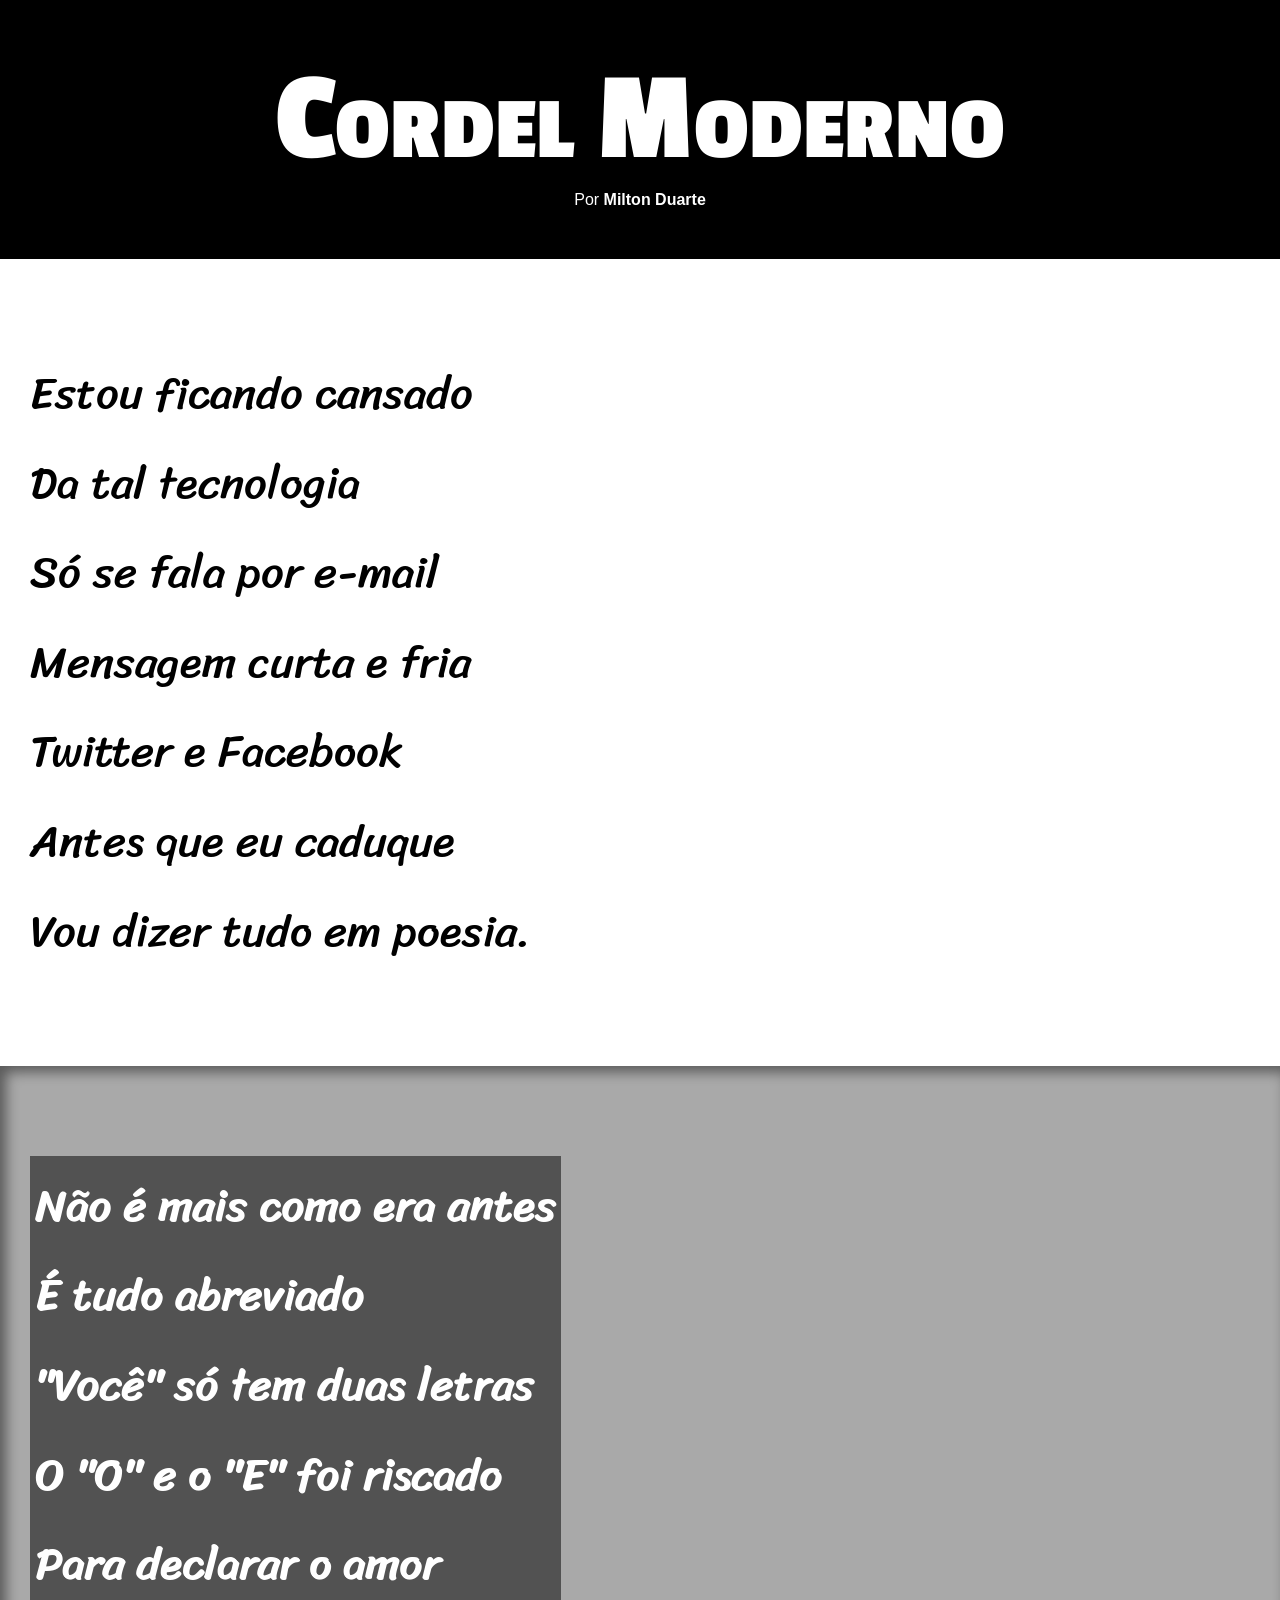
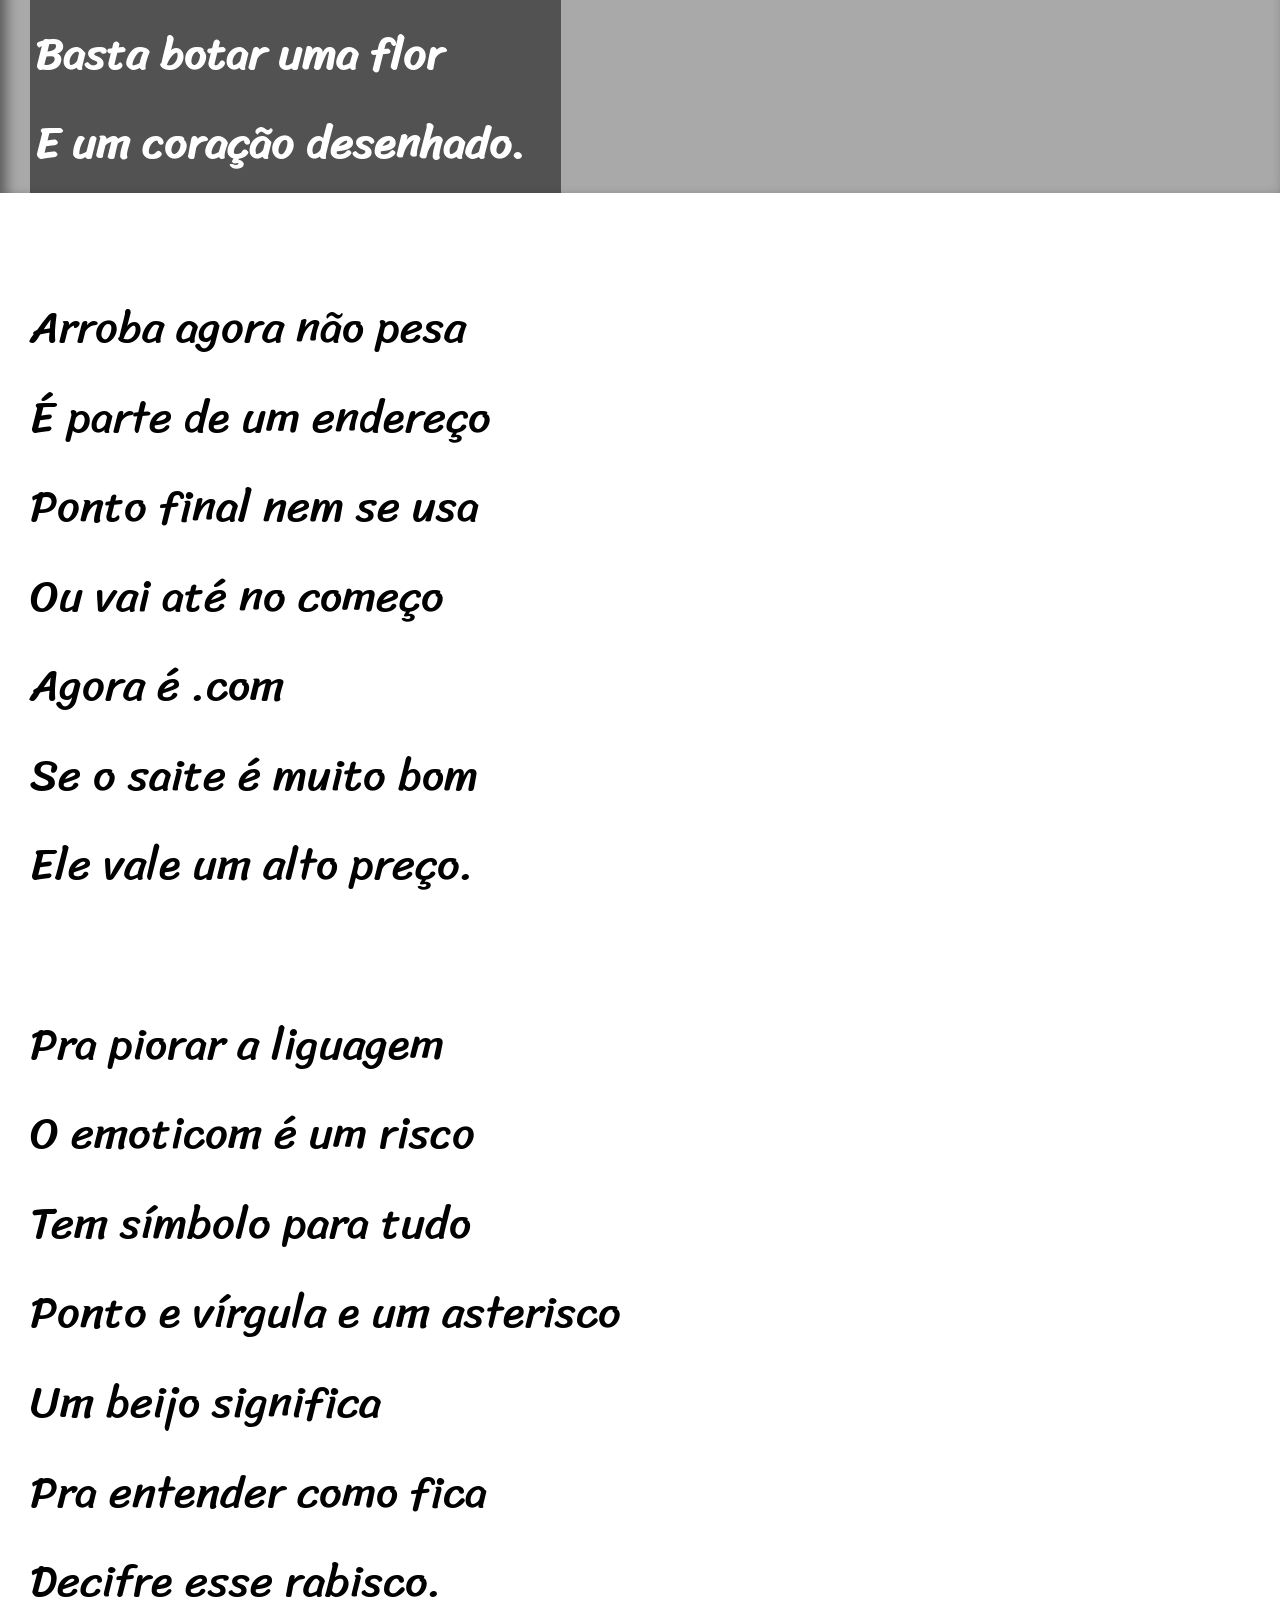
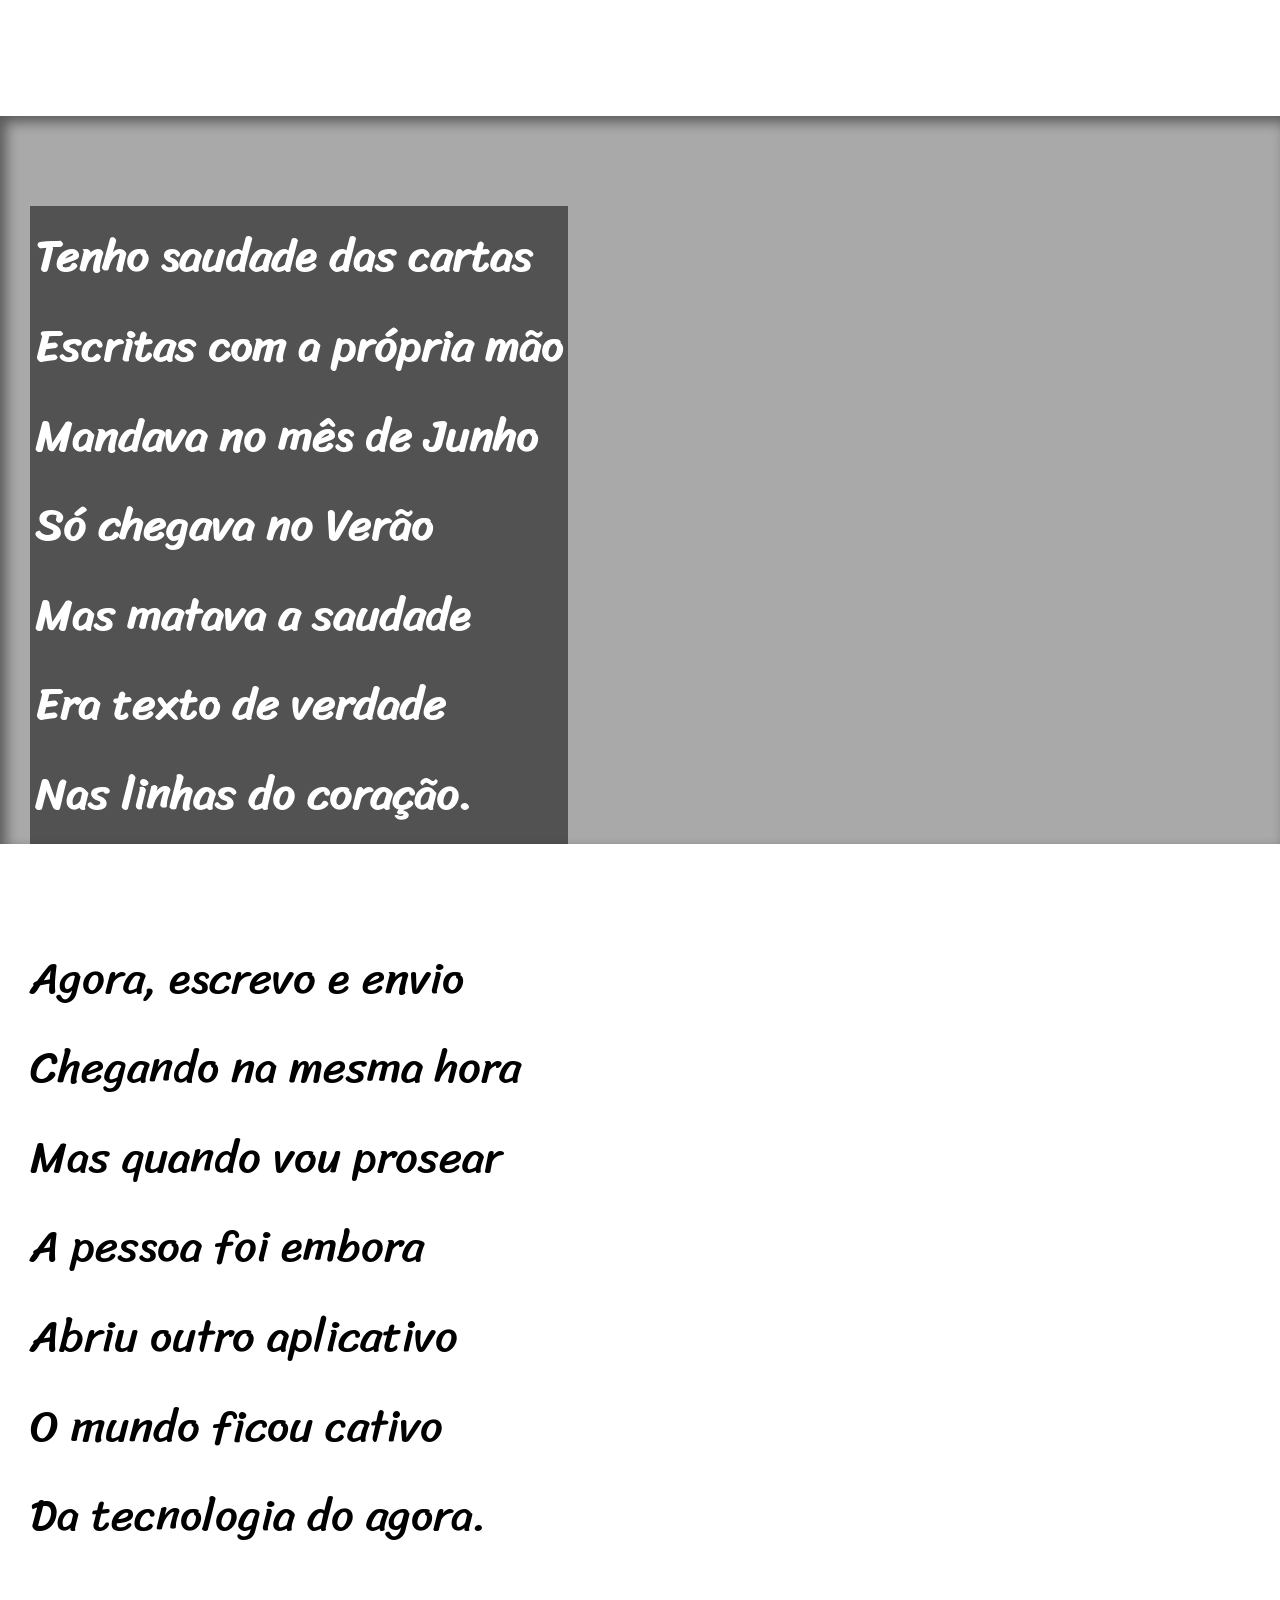
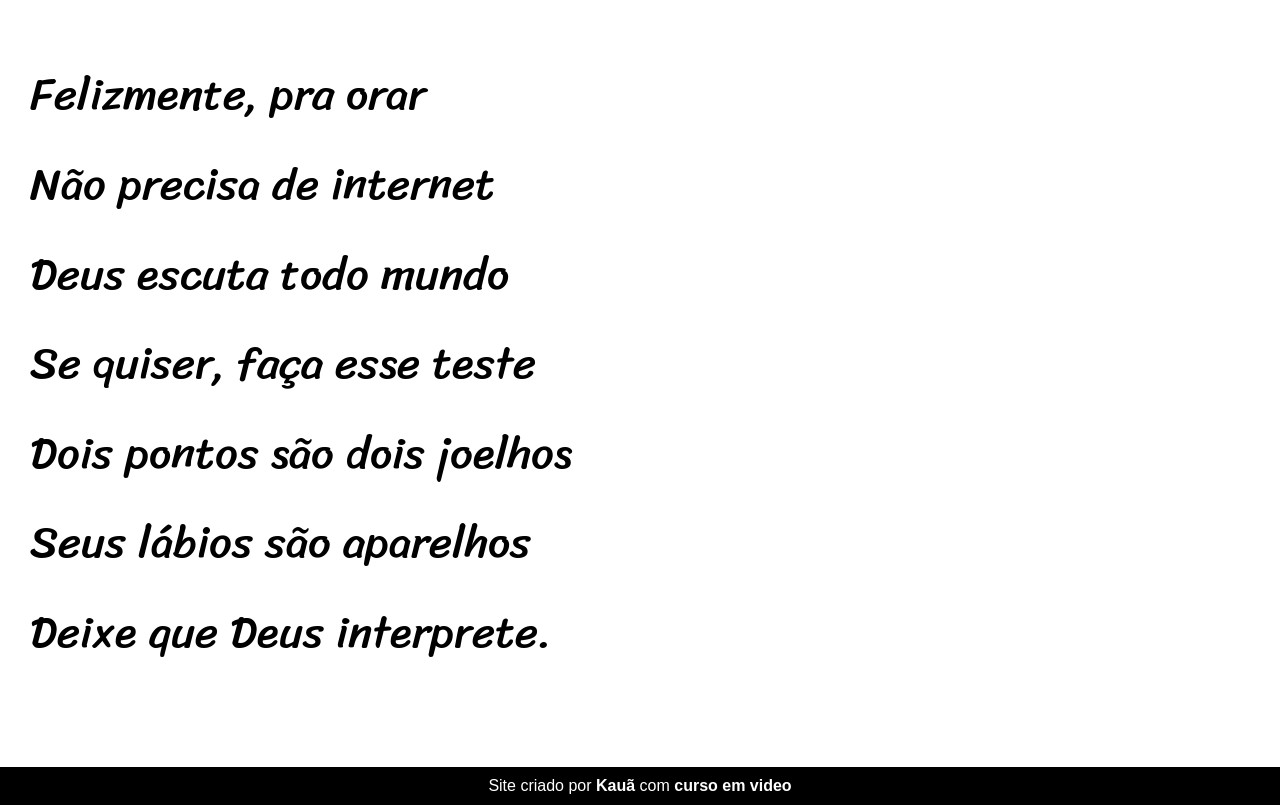
<file: Desafios/d012/index.html>
<!DOCTYPE html>
<html lang="pt-br">
<head>
    <meta charset="UTF-8">
    <meta name="viewport" content="width=device-width, initial-scale=1.0">
    <title>Cordel Moderno</title>
    <link rel="stylesheet" href="style.css">
</head>
<body>
    <header>
        <h1>
            Cordel Moderno
        </h1>
        <p>Por <a href="https://www.recantodasletras.com.br/poesias/3186743" target="_blank">Milton Duarte</a></p>
    </header>

    <section class='normal'>
        <p>
            Estou ficando cansado<br>
            Da tal tecnologia<br>
            Só se fala por e-mail<br>
            Mensagem curta e fria<br>
            Twitter e Facebook<br>
            Antes que eu caduque<br>
            Vou dizer tudo em poesia.
        </p>
    </section>

    <section class="imagem" id="img01">
        <p>
            Não é mais como era antes<br>
            É tudo abreviado<br>
            "Você" só tem duas letras<br>
            O "O" e o "E" foi riscado<br>
            Para declarar o amor<br>
            Basta botar uma flor<br>
            E um coração desenhado.
        </p>
    </section>


    <section class="normal">
        <p>
            Arroba agora não pesa<br>
            É parte de um endereço<br>
            Ponto final nem se usa<br>
            Ou vai até no começo<br>
            Agora é .com<br>
            Se o saite é muito bom<br>
            Ele vale um alto preço.
        </p>
        
        <p>
            Pra piorar a liguagem<br>
            O emoticom é um risco<br>
            Tem símbolo para tudo<br>
            Ponto e vírgula e um asterisco<br>
            Um beijo significa<br>
            Pra entender como fica<br>
            Decifre esse rabisco.
        </p>
    </section>

    <section class="imagem" id="img02">
        <p>
            Tenho saudade das cartas<br>
            Escritas com a própria mão<br>
            Mandava no mês de Junho<br>
            Só chegava no Verão<br>
            Mas matava a saudade<br>
            Era texto de verdade<br>
            Nas linhas do coração.
        </p>
    </section>

    <section class="normal">
        <p>
            Agora, escrevo e envio<br>
            Chegando na mesma hora<br>
            Mas quando vou prosear<br>
            A pessoa foi embora<br>
            Abriu outro aplicativo<br>
            O mundo ficou cativo<br>
            Da tecnologia do agora.
        </p>

        <p>
            Felizmente, pra orar<br>
            Não precisa de internet<br>
            Deus escuta todo mundo<br>
            Se quiser, faça esse teste<br>
            Dois pontos são dois joelhos<br>
            Seus lábios são aparelhos<br>
            Deixe que Deus interprete.
        </p>
    </section>

    <footer>
        <p>Site criado por <a href="https://github.com/kaua-fe" target="_blank">Kauã</a> com <a href="https://www.cursoemvideo.com" target="_blank">curso em video</a></p>
    </footer>
</body>
</html>
</file>
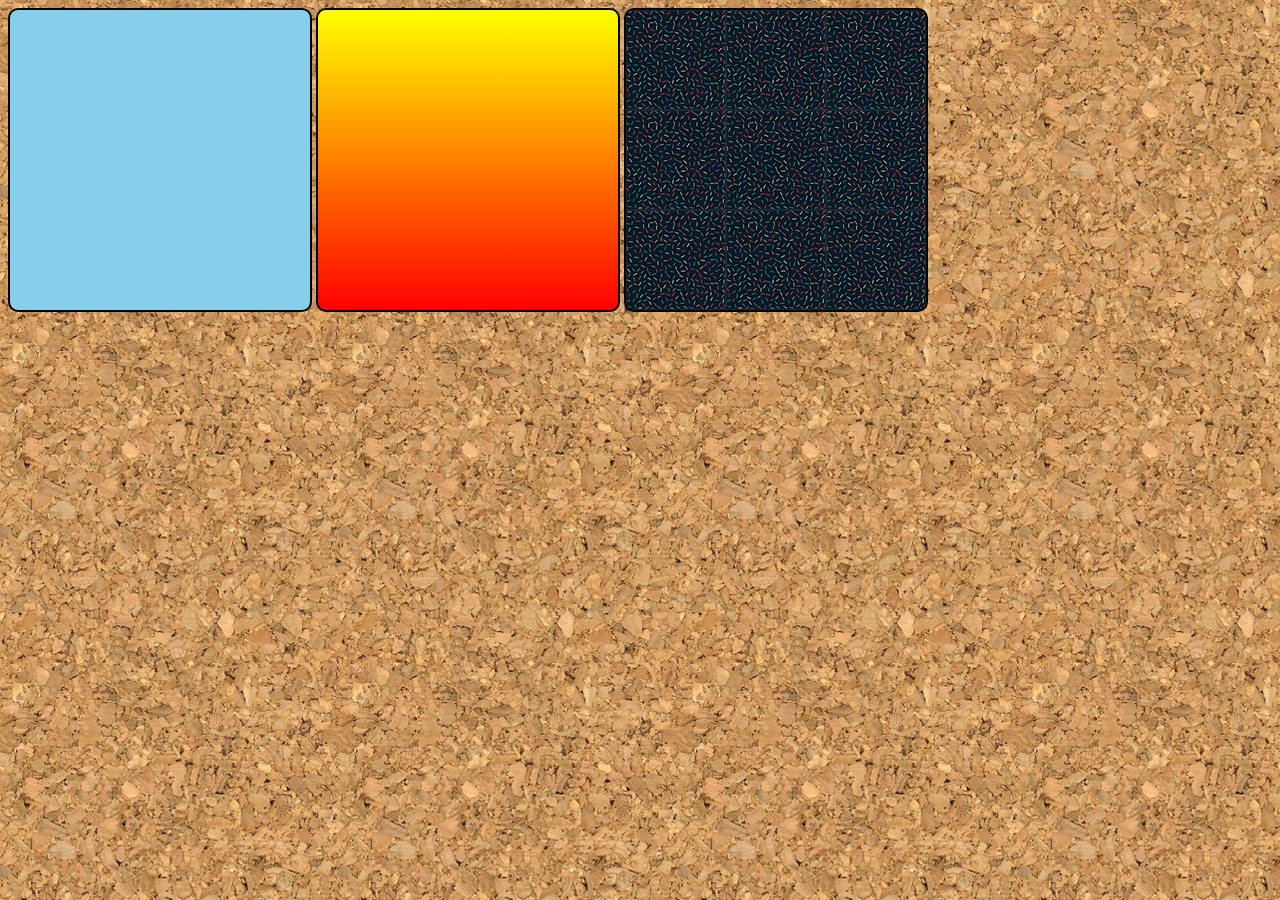
<file: Exercicios/ex022/fundo001.html>
<!DOCTYPE html>
<html lang="pt-br">
<head>
    <meta charset="UTF-8">
    <meta name="viewport" content="width=device-width, initial-scale=1.0">
    <title>Teste de Imagem de Fundo</title>
    <style>
        body{
            background-image: url('imagens/wallpaper001.jpg');
        }
        div.quadrado{
            display: inline-block;
            border: 2px solid black;
            border-radius: 10px;
            background-color: lightgrey;
            width: 300px;
            height: 300px;
        }
        div#q1{
            background-color: skyblue;
        }
        div#q2{
            background-image: linear-gradient(to bottom, yellow, red);
        }
        div#q3{
            background-image: url('imagens/pattern001.png');
        }
    </style>
</head>
<body>
    <div class="quadrado" id="q1">

    </div>
    <div class="quadrado" id="q2">

    </div>
    <div class="quadrado" id="q3">

    </div>
</body>
</html>
</file>
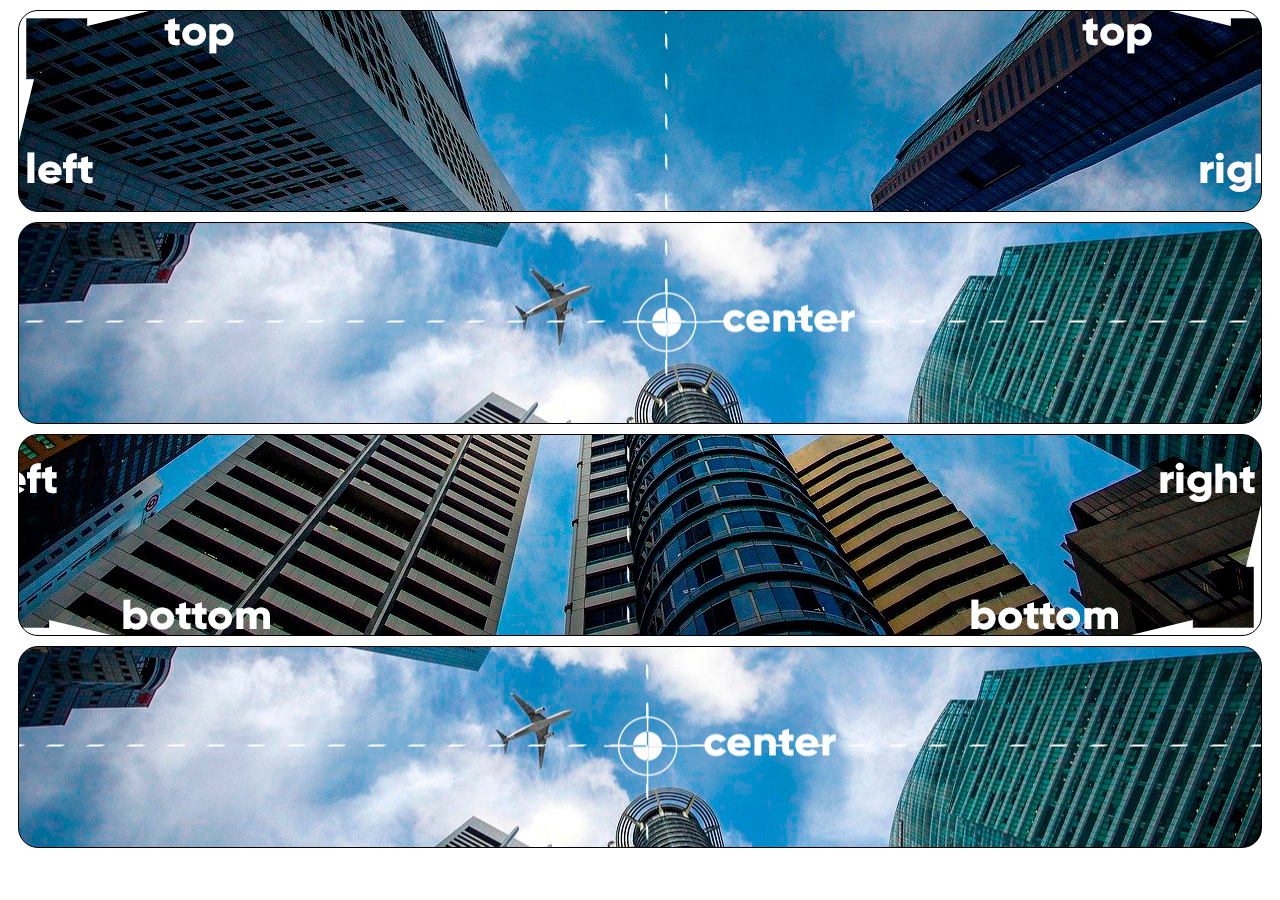
<file: Exercicios/ex022/fundo003.html>
<!DOCTYPE html>
<html lang="pt-br">
<head>
    <meta charset="UTF-8">
    <meta name="viewport" content="width=device-width, initial-scale=1.0">
    <title>Posição dos Fundos</title>
    <style>
            div.bloco{
                background-image: url('imagens/wallpaper003.jpg');
                height: 200px;
                margin: 10px;
                border-radius: 20px;
                border: 1px solid black;
            }
            div#q1{
                background-position: left top;
            }
            div#q2{
                background-position: left center;
            }
            div#q3{
                background-position: right bottom;
            }
            div#q4{
                background-position: center center;
            }
    </style>
</head>
<body>
    <div class="bloco" id="q1">

    </div>
    <div class="bloco" id="q2">

    </div>
    <div class="bloco" id="q3">

    </div>
    <div class="bloco" id="q4">

    </div>
</body>
</html>
</file>
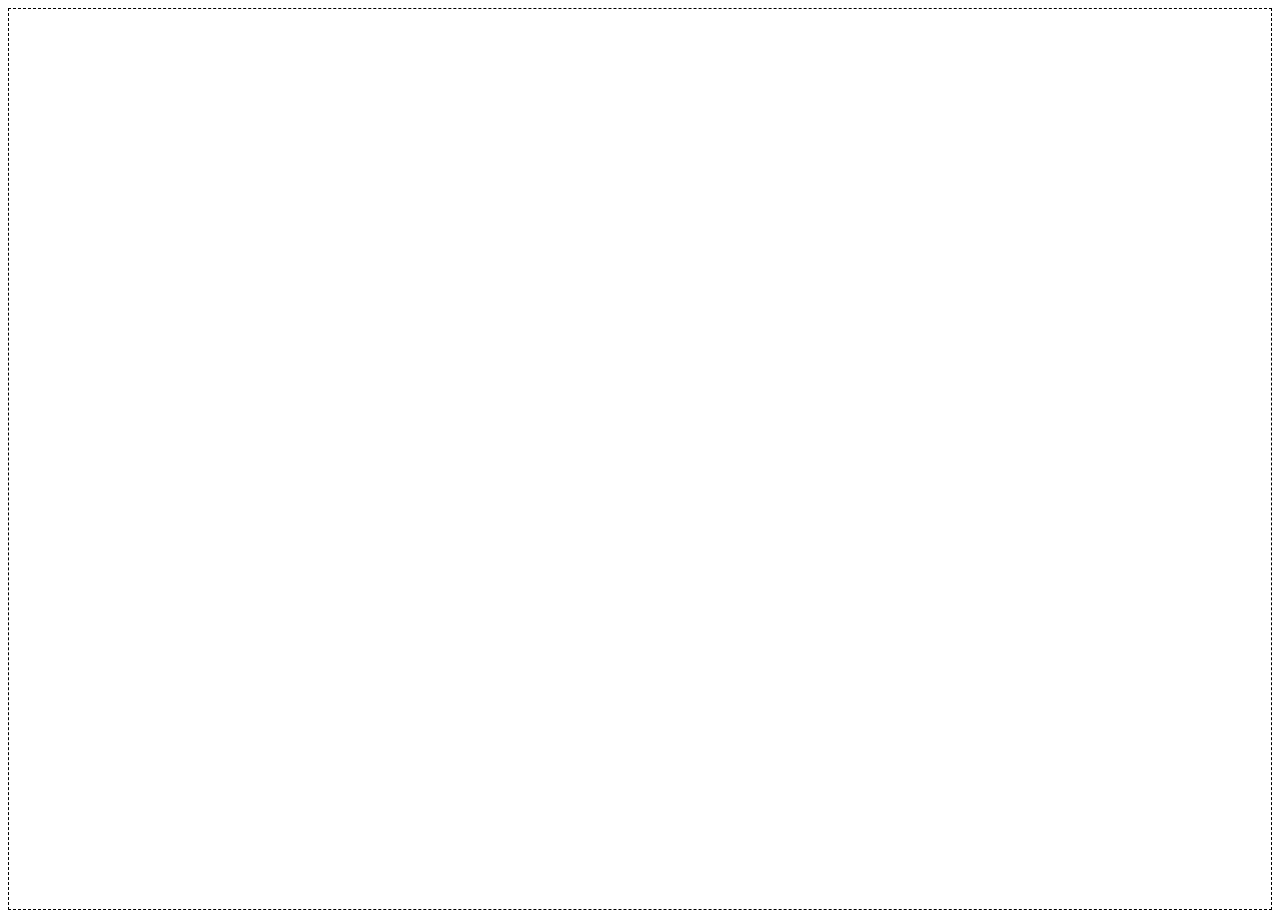
<file: Exercicios/ex022/fundo004.html>
<!DOCTYPE html>
<html lang="pt-br">
<head>
    <meta charset="UTF-8">
    <meta name="viewport" content="width=device-width, initial-scale=1.0">
    <title>Posicionamento</title>
</head>
<style>
    body{
        height: 100vh;
        border: 1px dashed black;
        background-image: url('https://gustavoguanabara.github.io/html-css/imagens/mascote.png');
        background-size: 100px;
        background-repeat: no-repeat;
        background-position: center center;
    }
</style>
<body>
    
</body>
</html>
</file>
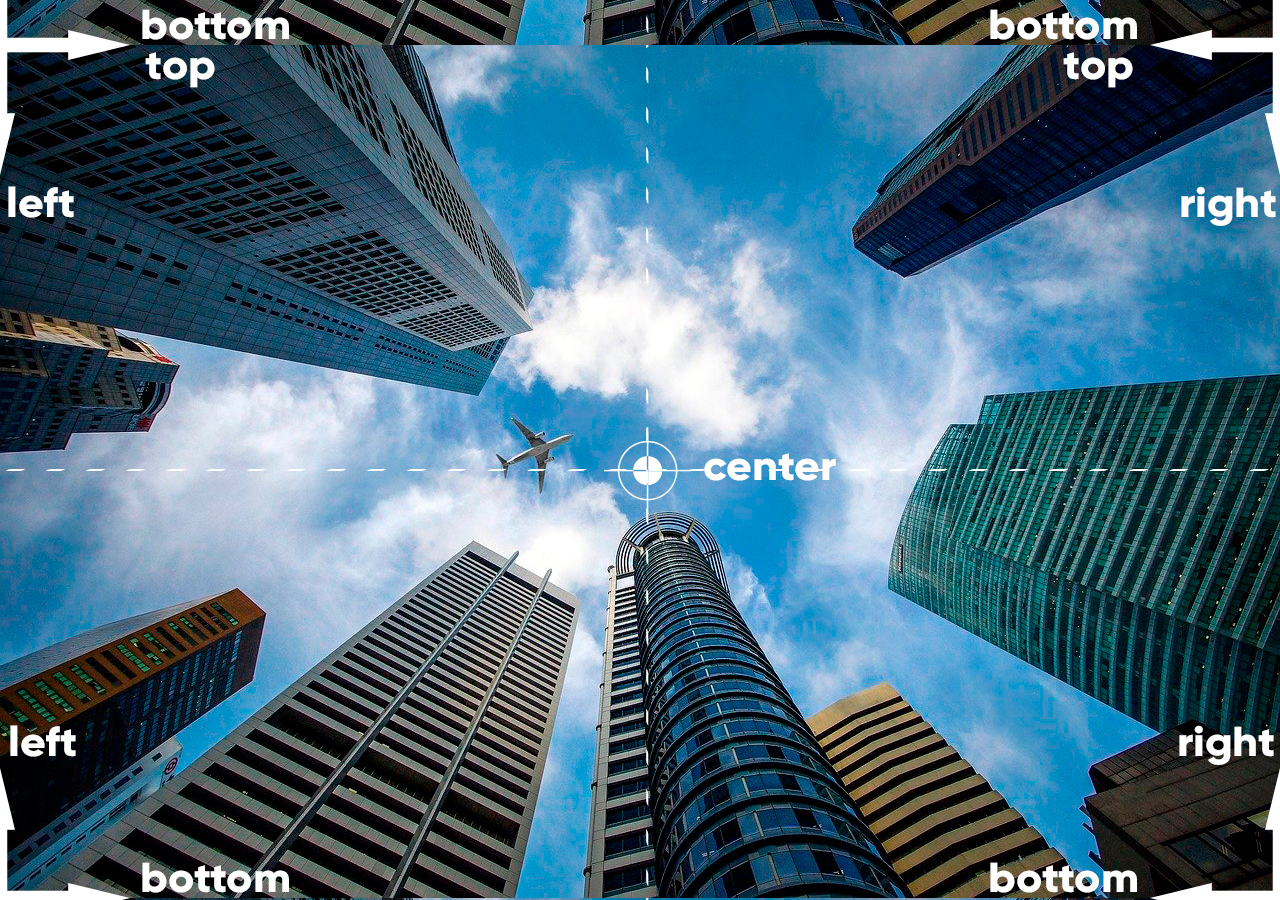
<file: Exercicios/ex022/fundo005.html>
<!DOCTYPE html>
<html lang="pt-br">
<head>
    <meta charset="UTF-8">
    <meta name="viewport" content="width=device-width, initial-scale=1.0">
    <title>Posicionamento</title>
    <style>
        body{
            height: 98vh;
            background-image: url(imagens/wallpaper003.jpg);
            background-position: right bottom;
        }
    </style>
</head>
<body>
    
</body>
</html>
</file>
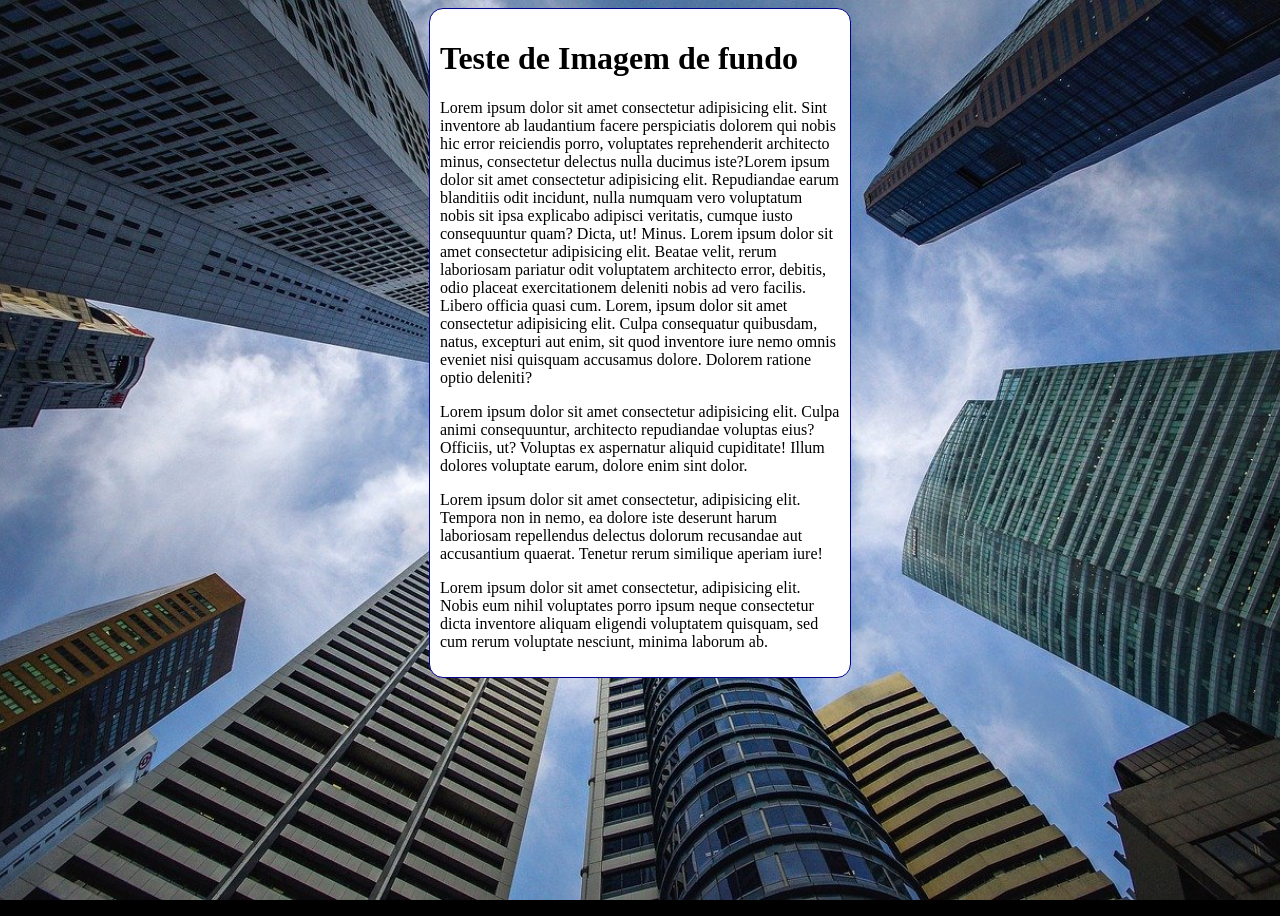
<file: Exercicios/ex022/fundo006.html>
<!DOCTYPE html>
<html lang="pt-br">
<head>
    <meta charset="UTF-8">
    <meta name="viewport" content="width=device-width, initial-scale=1.0">
    <title>Document</title>
    <style>
        body{
            height: 100vh;
            /*background-color: black;
            background-image: url('imagens/wallpaper002.jpg');
            background-repeat: no-repeat;
            background-position: center center;
            background-size: cover;
            background-attachment: fixed;*/
            background: black url('imagens/wallpaper002.jpg') center center no-repeat fixed;
            background-size: cover;
        }
        main{
            background-color: white;
            max-width: 400px;
            padding: 10px;
            margin: auto;
            border: 1px solid darkblue;
            border-radius: 14px;
        }
    </style>
</head>
<body>
    <main>
        <h1>Teste de Imagem de fundo</h1>
        <p>Lorem ipsum dolor sit amet consectetur adipisicing elit. Sint inventore ab laudantium facere perspiciatis dolorem qui nobis hic error reiciendis porro, voluptates reprehenderit architecto minus, consectetur delectus nulla ducimus iste?Lorem ipsum dolor sit amet consectetur adipisicing elit. Repudiandae earum blanditiis odit incidunt, nulla numquam vero voluptatum nobis sit ipsa explicabo adipisci veritatis, cumque iusto consequuntur quam? Dicta, ut! Minus. Lorem ipsum dolor sit amet consectetur adipisicing elit. Beatae velit, rerum laboriosam pariatur odit voluptatem architecto error, debitis, odio placeat exercitationem deleniti nobis ad vero facilis. Libero officia quasi cum.
        Lorem, ipsum dolor sit amet consectetur adipisicing elit. Culpa consequatur quibusdam, natus, excepturi aut enim, sit quod inventore iure nemo omnis eveniet nisi quisquam accusamus dolore. Dolorem ratione optio deleniti?
        </p>
        <p>Lorem ipsum dolor sit amet consectetur adipisicing elit. Culpa animi consequuntur, architecto repudiandae voluptas eius? Officiis, ut? Voluptas ex aspernatur aliquid cupiditate! Illum dolores voluptate earum, dolore enim sint dolor.</p>
        
        <p>Lorem ipsum dolor sit amet consectetur, adipisicing elit. Tempora non in nemo, ea dolore iste deserunt harum laboriosam repellendus delectus dolorum recusandae aut accusantium quaerat. Tenetur rerum similique aperiam iure!
        </p>
        <p>Lorem ipsum dolor sit amet consectetur, adipisicing elit. Nobis eum nihil voluptates porro ipsum neque consectetur dicta inventore aliquam eligendi voluptatem quisquam, sed cum rerum voluptate nesciunt, minima laborum ab.</p>
    </main>
</body>
</html>
</file>
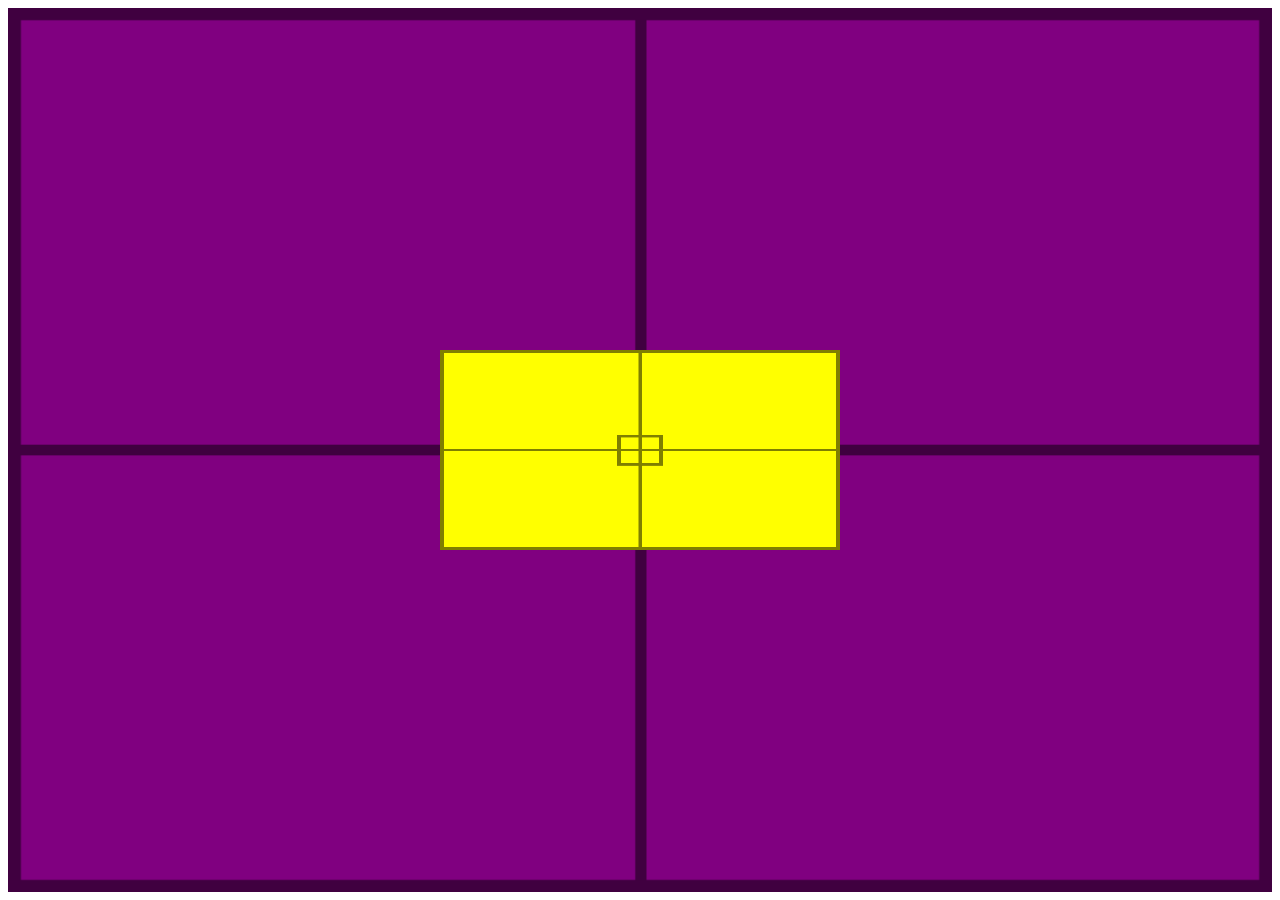
<file: Exercicios/ex022/fundo007.html>
<!DOCTYPE html>
<html lang="pt-br">
<head>
    <meta charset="UTF-8">
    <meta name="viewport" content="width=device-width, initial-scale=1.0">
    <title>Alinhamento vertical</title>
    <style>
        #container{
            background-image: url('imagens/target001.png');
            background-size: 100% 100%;
            height: 96vh;
            position: relative;
            padding: 10px;
            background-color: purple;
        }
        #conteudo{
            background-image: url('imagens/target001.png');
            background-size: 100% 100%;
            position: absolute;
            height: 200px;
            width: 400px;
            background-color: yellow;
            left: 50%;
            top: 50%;

            transform: translate(-50%, -50%)
        }
    </style>
</head>
<body>
    <section id="container">
        <article id="conteudo">

        </article>
    </section>

</body>
</html>
</file>
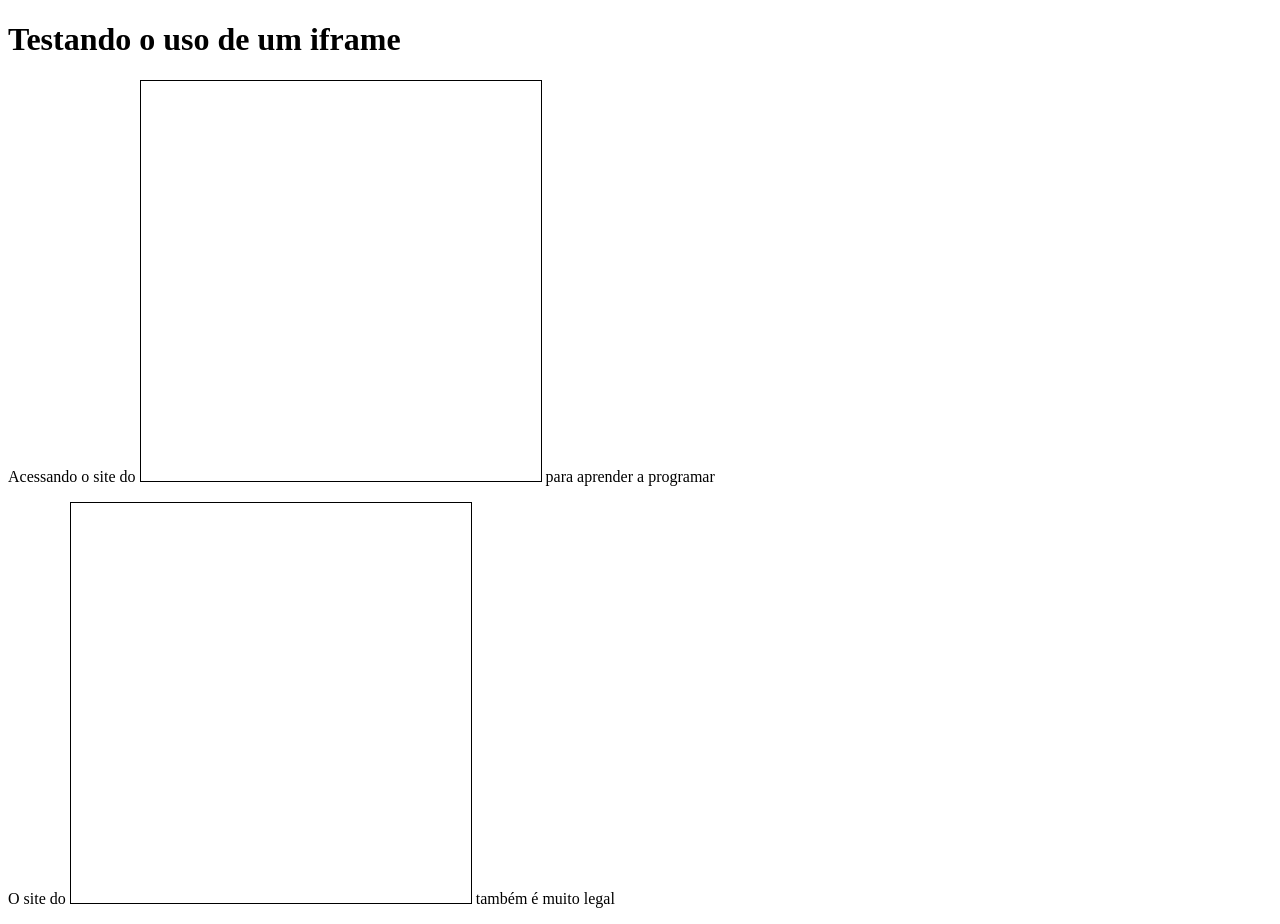
<file: Exercicios/ex024/iframe001.html>
<!DOCTYPE html>
<html lang="pt-br">
<head>
    <meta charset="UTF-8">
    <meta name="viewport" content="width=device-width, initial-scale=1.0">
    <title>Estudos de Iframe</title>
    <style>
        iframe {
            width: 400px;
            height: 400px;
            border: 1px solid black;
        }
    </style>
</head>
<body>
    <h1>Testando o uso de um iframe</h1>
    <p>Acessando o site do <iframe src="https://www.cursoemvideo.com" frameborder="0" height="500" scolling="no"></iframe> para aprender a programar</p>

    <p>O site do <iframe src="https://www.google.com" frameborder="0"><a href="https://www.google.com" target="_blank">Google</a></iframe> também é muito legal</p>

</body>
</html>
</file>
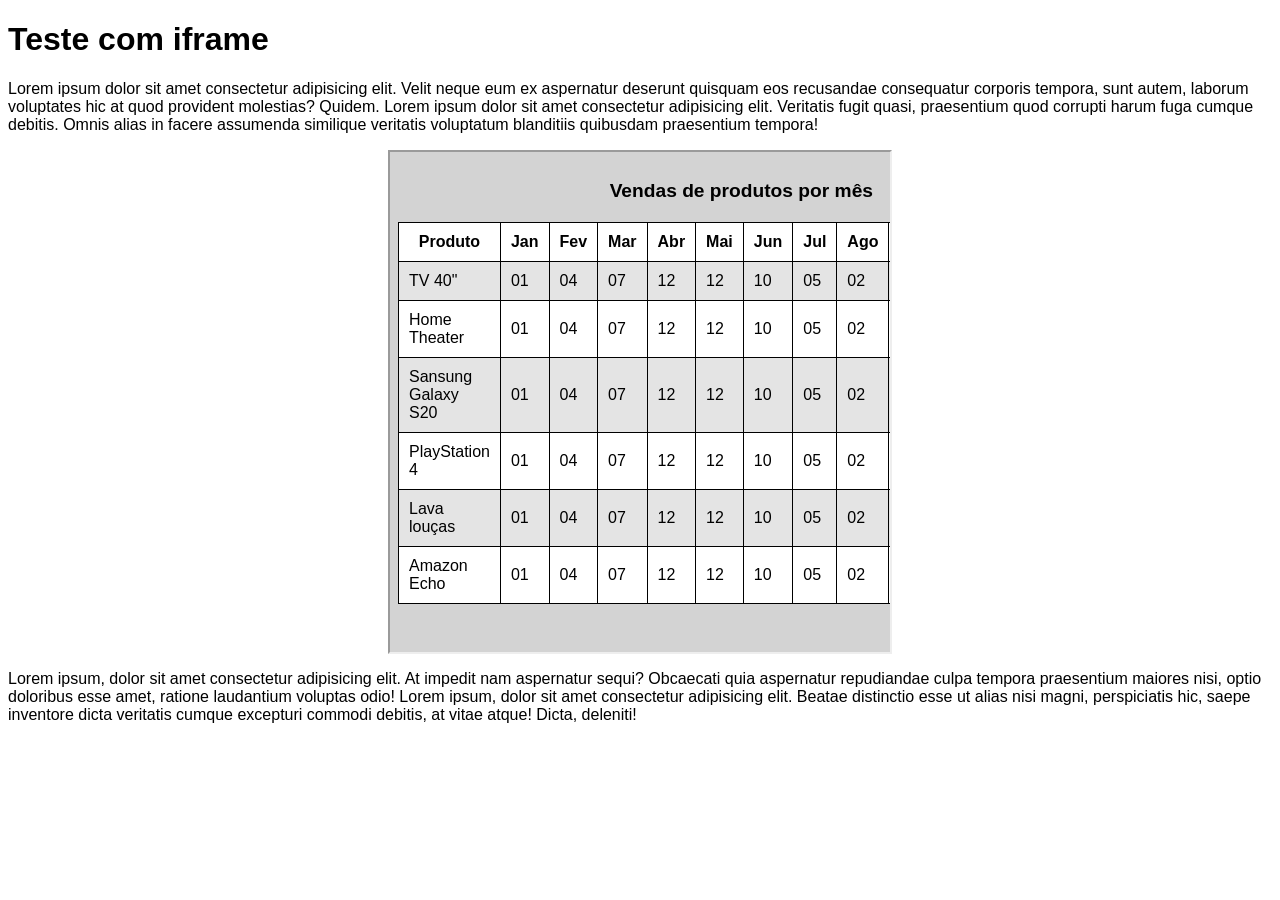
<file: Exercicios/ex024/iframe002.html>
<!DOCTYPE html>
<html lang="pt-br">
<head>
    <meta charset="UTF-8">
    <meta name="viewport" content="width=device-width, initial-scale=1.0">
    <title>iframe</title>
    <style>
        body{
            font-family: Arial, Helvetica, sans-serif;
        }
        iframe{
            width: 500px;
            height: 500px;
            display: block;
            margin: auto;
        }
    </style>
</head>
<body>
    <h1>Teste com iframe</h1>
    <p>Lorem ipsum dolor sit amet consectetur adipisicing elit. Velit neque eum ex aspernatur deserunt quisquam eos recusandae consequatur corporis tempora, sunt autem, laborum voluptates hic at quod provident molestias? Quidem. Lorem ipsum dolor sit amet consectetur adipisicing elit. Veritatis fugit quasi, praesentium quod corrupti harum fuga cumque debitis. Omnis alias in facere assumenda similique veritatis voluptatum blanditiis quibusdam praesentium tempora!</p>
    <iframe src="paginas-extras/pag001.html" frameborder="1" height="500" width="500"></iframe>

    <p>Lorem ipsum, dolor sit amet consectetur adipisicing elit. At impedit nam aspernatur sequi? Obcaecati quia aspernatur repudiandae culpa tempora praesentium maiores nisi, optio doloribus esse amet, ratione laudantium voluptas odio! Lorem ipsum, dolor sit amet consectetur adipisicing elit. Beatae distinctio esse ut alias nisi magni, perspiciatis hic, saepe inventore dicta veritatis cumque excepturi commodi debitis, at vitae atque! Dicta, deleniti!</p>
</body>
</html>
</file>
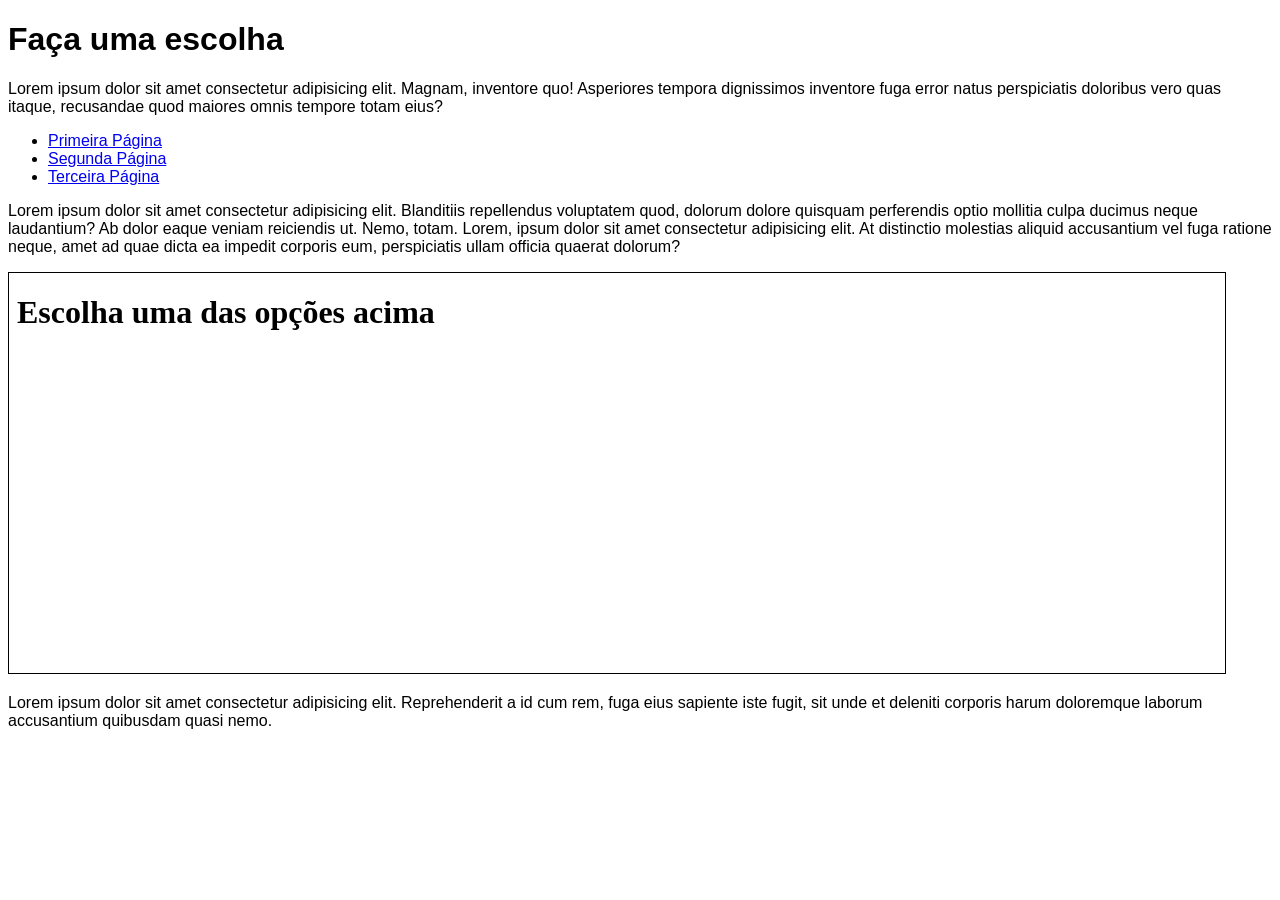
<file: Exercicios/ex024/iframe003.html>
<!DOCTYPE html>
<html lang="en">
<head>
    <meta charset="UTF-8">
    <meta name="viewport" content="width=device-width, initial-scale=1.0">
    <title>Uso de iframes</title>
    <style>
        body{
            font-family: Arial, Helvetica, sans-serif;
        }
        iframe{
            width: 95vw;
            height: 400px;
            border: 1px solid black;
        }
    </style>
</head>
<body>
    <h1>Faça uma escolha</h1>
    <p>Lorem ipsum dolor sit amet consectetur adipisicing elit. Magnam, inventore quo! Asperiores tempora dignissimos inventore fuga error natus perspiciatis doloribus vero quas itaque, recusandae quod maiores omnis tempore totam eius?</p>
    <ul>
        <li><a href="paginas-extras/pag001.html" target="frame">Primeira Página</a></li>
        <li><a href="paginas-extras/pag002.html" target="frame">Segunda Página</a></li>
        <li><a href="paginas-extras/pag003.html" target="frame">Terceira Página</a></li>
    </ul>
    <p>Lorem ipsum dolor sit amet consectetur adipisicing elit. Blanditiis repellendus voluptatem quod, dolorum dolore quisquam perferendis optio mollitia culpa ducimus neque laudantium? Ab dolor eaque veniam reiciendis ut. Nemo, totam. Lorem, ipsum dolor sit amet consectetur adipisicing elit. At distinctio molestias aliquid accusantium vel fuga ratione neque, amet ad quae dicta ea impedit corporis eum, perspiciatis ullam officia quaerat dolorum?</p>
    <iframe id="tela" name="frame" srcdoc="<h1> Escolha uma das opções acima<h1>">
        <p>Infelizmente seu navegador não é compativél com isso</p>
    </iframe>
    <p>Lorem ipsum dolor sit amet consectetur adipisicing elit. Reprehenderit a id cum rem, fuga eius sapiente iste fugit, sit unde et deleniti corporis harum doloremque laborum accusantium quibusdam quasi nemo.</p>
</body>
</html>
</file>
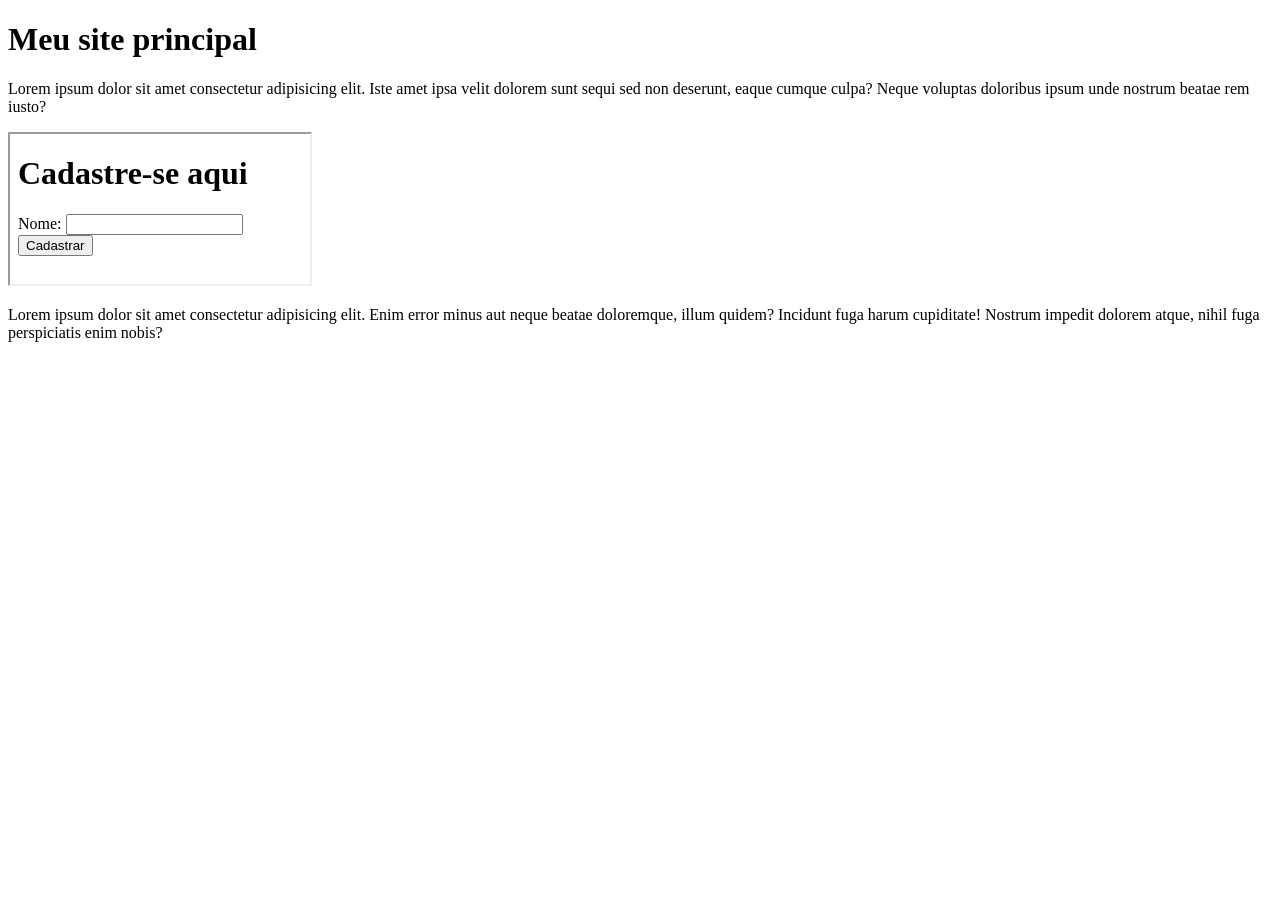
<file: Exercicios/ex024/iframe004.html>
<!DOCTYPE html>
<html lang="pt-br">
<head>
    <meta charset="UTF-8">
    <meta name="viewport" content="width=device-width, initial-scale=1.0">
    <title>Iframes</title>
</head>
<body>
    <h1>Meu site principal</h1>
    <p>Lorem ipsum dolor sit amet consectetur adipisicing elit. Iste amet ipsa velit dolorem sunt sequi sed non deserunt, eaque cumque culpa? Neque voluptas doloribus ipsum unde nostrum beatae rem iusto?</p>
    <iframe src="paginas-extras/pag004.html">
        Seu navegador não é compativel com isso...
    </iframe>
    <p>Lorem ipsum dolor sit amet consectetur adipisicing elit. Enim error minus aut neque beatae doloremque, illum quidem? Incidunt fuga harum cupiditate! Nostrum impedit dolorem atque, nihil fuga perspiciatis enim nobis?</p>
</body>
</html>
</file>
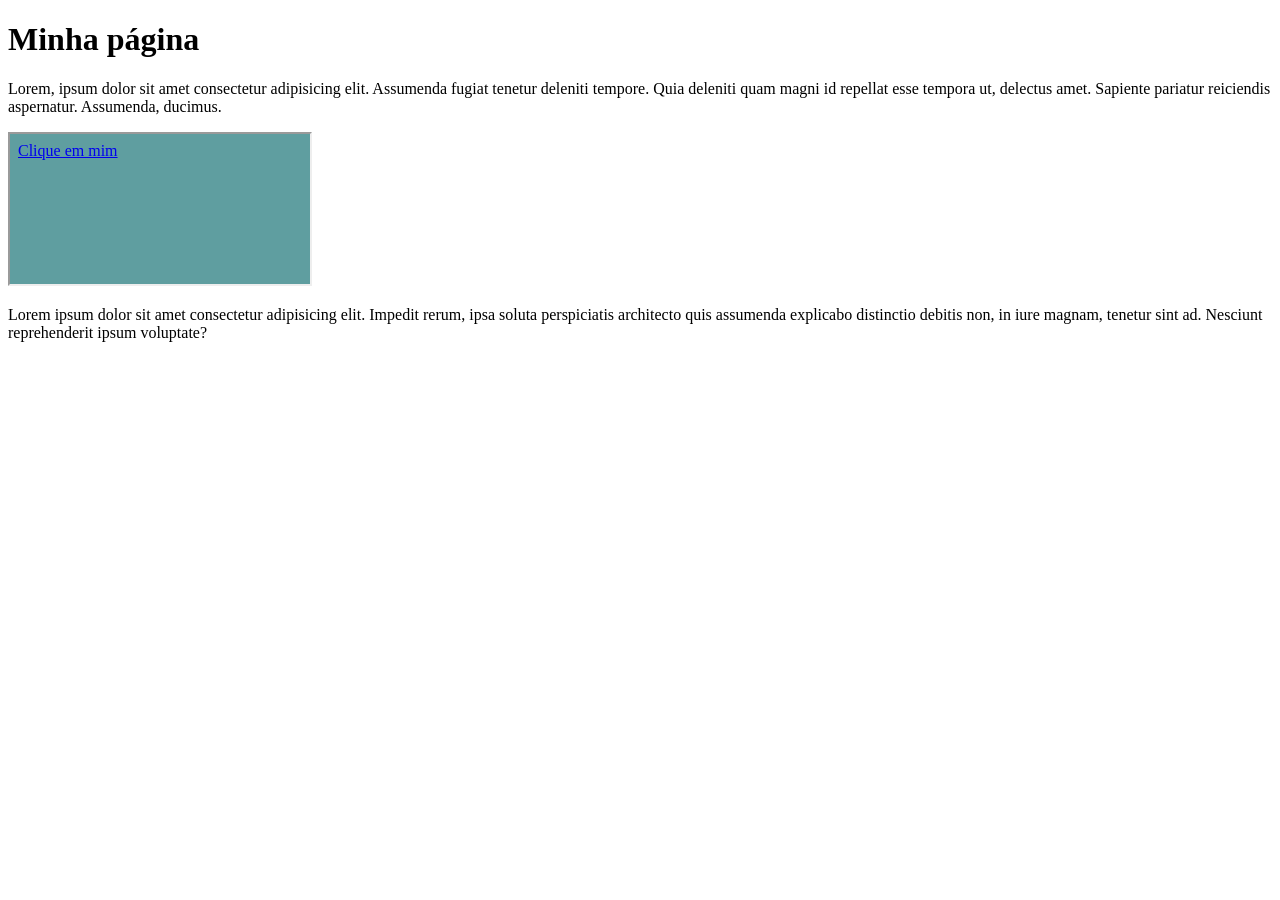
<file: Exercicios/ex024/iframe005.html>
<!DOCTYPE html>
<html lang="pt-br">
<head>
    <meta charset="UTF-8">
    <meta name="viewport" content="width=device-width, initial-scale=1.0">
    <title>Document</title>
</head>
<body>
    <h1>Minha página</h1>
    <p>Lorem, ipsum dolor sit amet consectetur adipisicing elit. Assumenda fugiat tenetur deleniti tempore. Quia deleniti quam magni id repellat esse tempora ut, delectus amet. Sapiente pariatur reiciendis aspernatur. Assumenda, ducimus.</p>
    <iframe src="paginas-extras/pag005.html" ></iframe>
    <p>Lorem ipsum dolor sit amet consectetur adipisicing elit. Impedit rerum, ipsa soluta perspiciatis architecto quis assumenda explicabo distinctio debitis non, in iure magnam, tenetur sint ad. Nesciunt reprehenderit ipsum voluptate?</p>
</body>
</html>
</file>
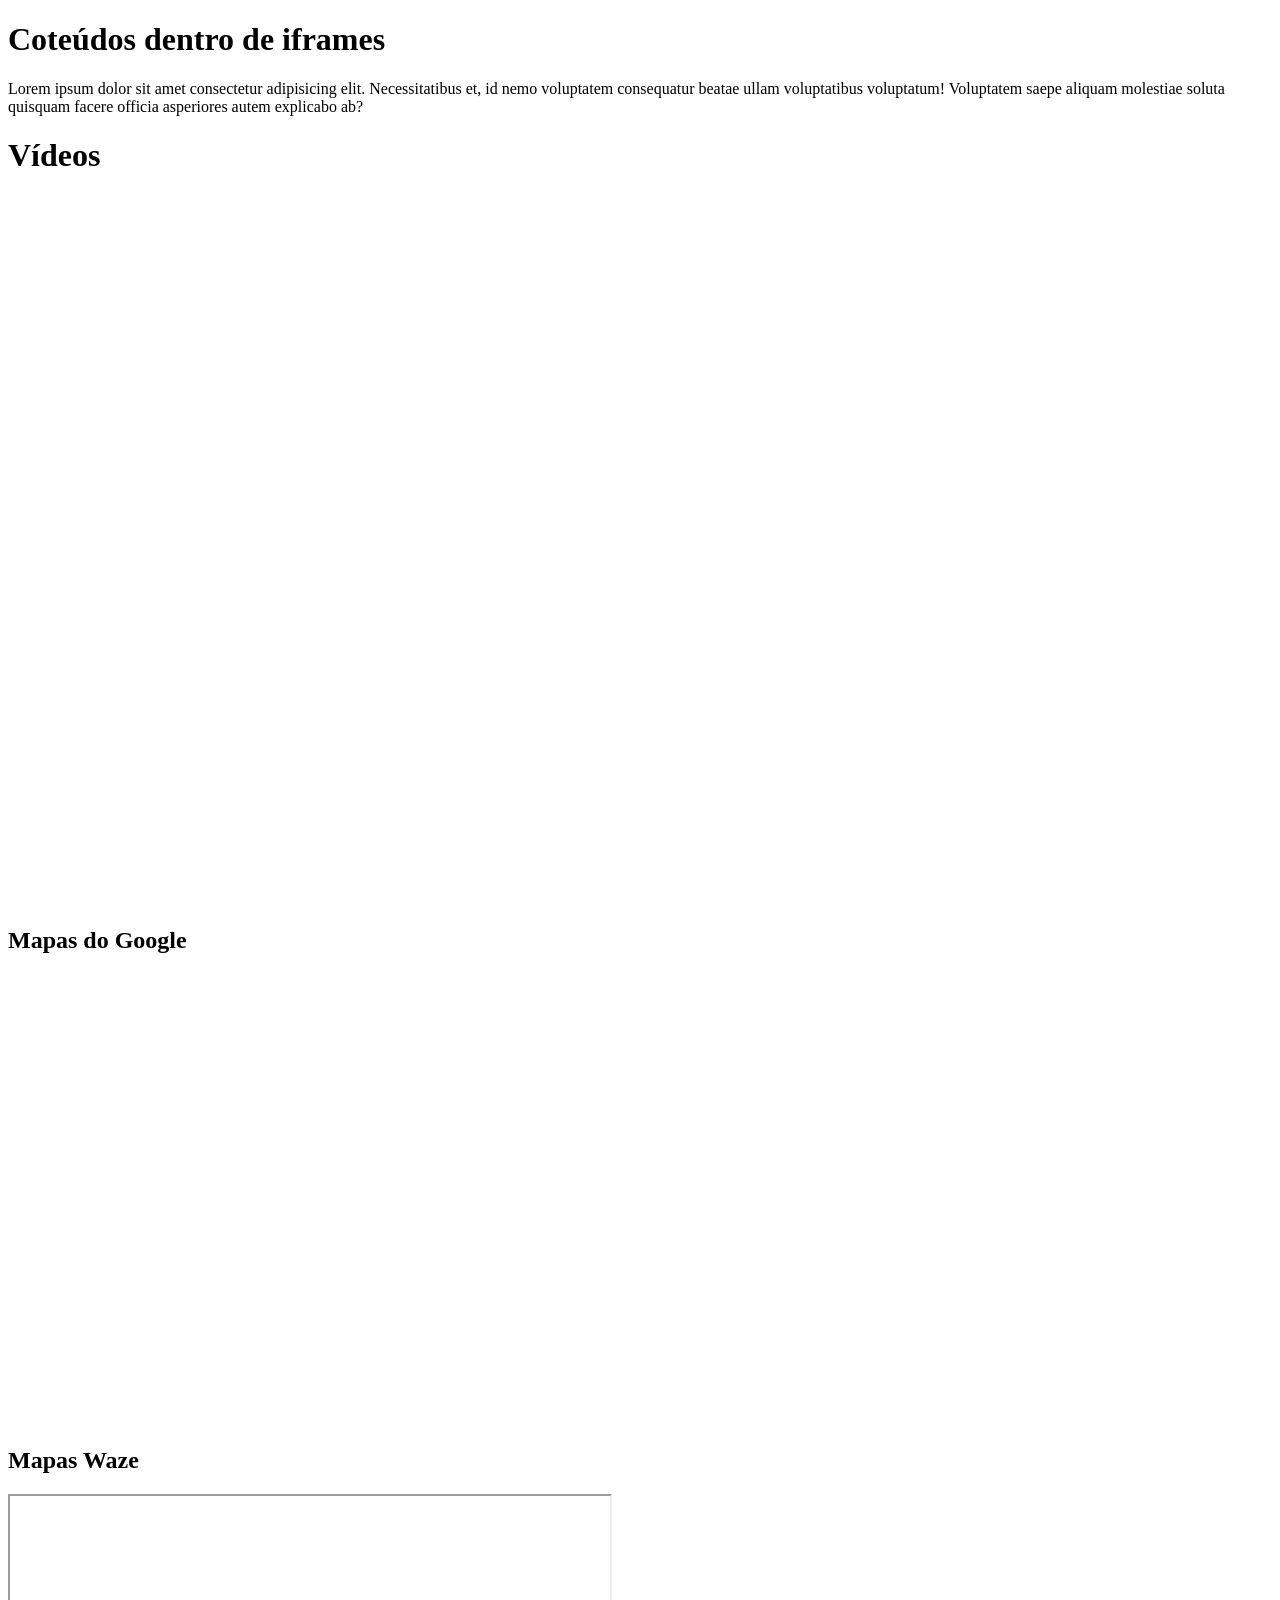
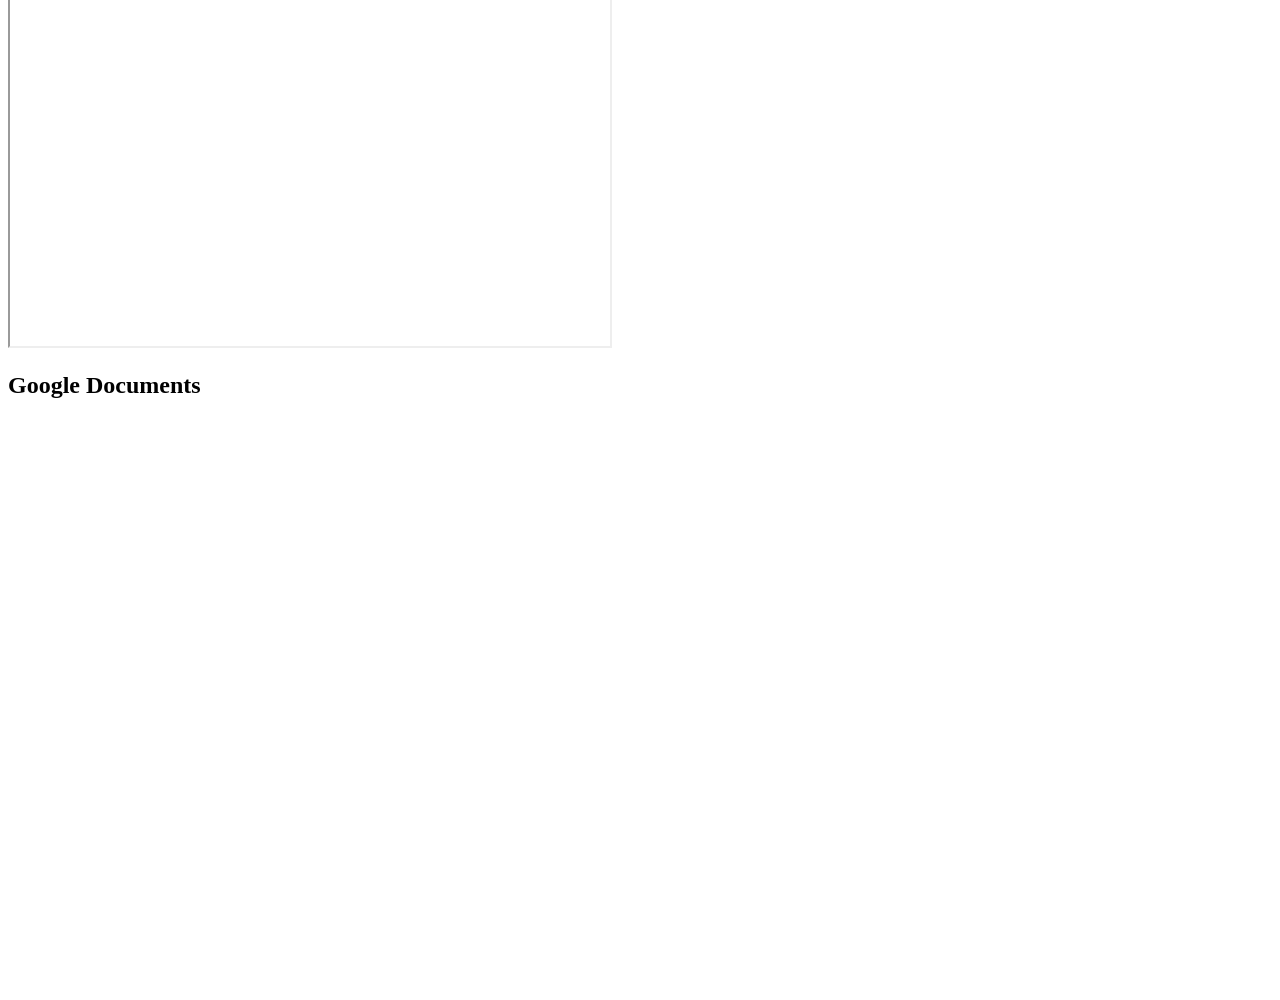
<file: Exercicios/ex024/iframe006.html>
<!DOCTYPE html>
<html lang="pt-br">
<head>
    <meta charset="UTF-8">
    <meta name="viewport" content="width=device-width, initial-scale=1.0">
    <title>Adicionando conteúdos</title>
</head>
<body>
    <h1>Coteúdos dentro de iframes</h1>
    <p>Lorem ipsum dolor sit amet consectetur adipisicing elit. Necessitatibus et, id nemo voluptatem consequatur beatae ullam voluptatibus voluptatum! Voluptatem saepe aliquam molestiae soluta quisquam facere officia asperiores autem explicabo ab?</p>
    <h1>Vídeos</h1>
    <div style="padding:56.25% 0 0 0;position:relative;"><iframe src="https://player.vimeo.com/video/265045525" style="position:absolute;top:0;left:0;width:100%;height:100%;" frameborder="0" allow="autoplay; fullscreen" allowfullscreen></iframe></div><script src="https://player.vimeo.com/api/player.js"></script>
    <h2>Mapas do Google</h2>
    <iframe src="https://www.google.com/maps/embed?pb=!1m18!1m12!1m3!1d3675.296041922585!2d-43.17716562514634!3d-22.90244907925814!2m3!1f0!2f0!3f0!3m2!1i1024!2i768!4f13.1!3m3!1m2!1s0x997f58a6a00a9d%3A0x3f251d85272f76f7!2sHostnet%20Internet!5e0!3m2!1spt-BR!2sbr!4v1690468666241!5m2!1spt-BR!2sbr" width="600" height="450" style="border:0;" allowfullscreen="" loading="lazy" referrerpolicy="no-referrer-when-downgrade"></iframe>

    <h2>Mapas Waze</h2>
    <iframe src="https://embed.waze.com/iframe?zoom=16&lat=-22.902449&lon=-43.174591&ct=livemap" width="600" height="450" allowfullscreen></iframe>

    <h2>Google Documents</h2>
    <iframe src="https://docs.google.com/presentation/d/e/2PACX-1vRVfIlVmFJt-KkSd4k6nxZWCzRkN5q7TL0NtRgn-jN8rHMmcbLmj7qGhRcH1BE_5JLe4T2i-j0HyYMo/embed?start=false&loop=false&delayms=3000" frameborder="0" width="960" height="569" allowfullscreen="true" mozallowfullscreen="true" webkitallowfullscreen="true"></iframe>
</body>
</html>
</file>
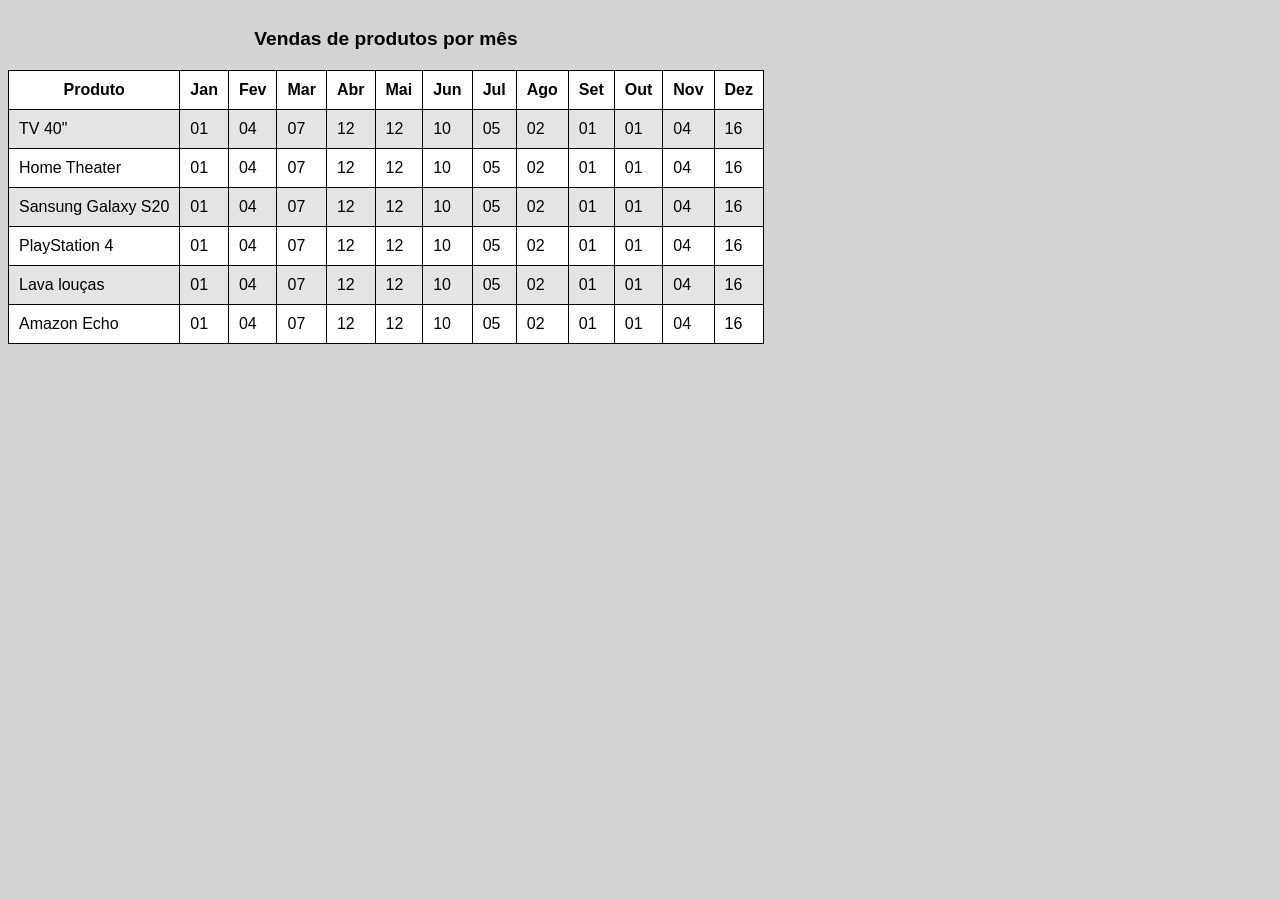
<file: Exercicios/ex024/paginas-extras/pag001.html>
<!DOCTYPE html>
<html lang="pt-br">
<head>
    <meta charset="UTF-8">
    <meta name="viewport" content="width=device-width, initial-scale=1.0">
    <title>Site de teste</title>
    <style>
        body{
            background-color: lightgray;
            color: black;
            font-family: Arial, Helvetica, sans-serif;
        }

        table{
            border-collapse: collapse;
        }
        caption{
            font-size: 1.2em;
            font-weight: bolder;
            padding: 20px;
        }
        th, td{
            border: 1px solid black;
            padding: 10px;
        }
        tr:nth-child(even){
            background-color: rgb(228, 228, 228);
        }
        tr:nth-child(odd){
            background-color: white;
        }
    </style>
</head>
<body>
    <table>
        <caption>Vendas de produtos por mês</caption>
        <thead>
            <tr>
                <th>Produto</th>
                <th>Jan</th>
                <th>Fev</th>
                <th>Mar</th>
                <th>Abr</th>
                <th>Mai</th>
                <th>Jun</th>
                <th>Jul</th>
                <th>Ago</th>
                <th>Set</th>
                <th>Out</th>
                <th>Nov</th>
                <th>Dez</th>
            </tr>
            <tr>
                <td>TV 40"</td>
                <td>01</td>
                <td>04</td>
                <td>07</td>
                <td>12</td>
                <td>12</td>
                <td>10</td>
                <td>05</td>
                <td>02</td>
                <td>01</td>
                <td>01</td>
                <td>04</td>
                <td>16</td>
            </tr>
            <tr>
                <td>Home Theater</td>
                <td>01</td>
                <td>04</td>
                <td>07</td>
                <td>12</td>
                <td>12</td>
                <td>10</td>
                <td>05</td>
                <td>02</td>
                <td>01</td>
                <td>01</td>
                <td>04</td>
                <td>16</td>
            </tr>
            <tr>
                <td>Sansung Galaxy S20</td>
                <td>01</td>
                <td>04</td>
                <td>07</td>
                <td>12</td>
                <td>12</td>
                <td>10</td>
                <td>05</td>
                <td>02</td>
                <td>01</td>
                <td>01</td>
                <td>04</td>
                <td>16</td>
            </tr>
            <tr>
                <td>PlayStation 4</td>
                <td>01</td>
                <td>04</td>
                <td>07</td>
                <td>12</td>
                <td>12</td>
                <td>10</td>
                <td>05</td>
                <td>02</td>
                <td>01</td>
                <td>01</td>
                <td>04</td>
                <td>16</td>
            </tr>
            <tr>
                <td>Lava louças</td>
                <td>01</td>
                <td>04</td>
                <td>07</td>
                <td>12</td>
                <td>12</td>
                <td>10</td>
                <td>05</td>
                <td>02</td>
                <td>01</td>
                <td>01</td>
                <td>04</td>
                <td>16</td>
            </tr>
            <tr>
                <td>Amazon Echo</td>
                <td>01</td>
                <td>04</td>
                <td>07</td>
                <td>12</td>
                <td>12</td>
                <td>10</td>
                <td>05</td>
                <td>02</td>
                <td>01</td>
                <td>01</td>
                <td>04</td>
                <td>16</td>
            </tr>
        </thead>
    </table>
</body>
</html>
</file>
<file: Desafios/d012/style.css>
@charset "UTF-8";

@import url('https://fonts.googleapis.com/css2?family=Passion+One&display=swap');

@import url('https://fonts.googleapis.com/css2?family=Sriracha&display=swap');


:root{
    --fonte1: verdana, geneva, tahoma, sans-serif;
    --fonte2:'Passion One', cursive;
    --fonte3:'Sriracha', cursive;
}

* {
    margin: 0px;
    padding: 0px;
    font-size: 1em;
}
html, body {
    min-height: 100vh;
    background-color: darkgray;
    font-family: var(--fonte1);
}
header{
    background-color: black;
    color: white;
    text-align: center;
}
header > h1 {
    padding-top: 50px;
    font-variant: small-caps;
    font-family: var(--fonte2);
    font-size: 10vw;
}

header > p {
    padding-bottom: 50px;
}

a {
    color: white;
    text-decoration: none;
    font-weight: bolder;
}
a:hover {
    text-decoration: underline;
}

section {
    padding-top: 10vh;
    padding-left: 10vh;
    line-height: 2em;
    padding-left: 30px;
    font-family: var(--fonte3);
    font-size: 3.5vw;
}

section > p{
    padding-bottom: 2em;
}

section.normal {
    background-color: white;
    color: black;
}

section.imagem {
    background-color: rgb(51, 51, 51);
    color: white;
    box-shadow: inset 6px 6px 13px 0px rgba(0, 0, 0, 0.473);
    background-size: cover;
    background-attachment: fixed;
}

section.imagem > p {
    display: inline-block;
    padding: 5px;
    background-color: rgba(0, 0, 0, 0.514);
    text-shadow: 1px 1px 0px;
}

section#img01{
background-image: url(imagens/background001.jpg);
background-position: right center;

}

section#img02{
    background-image: url(imagens/background002.jpg);
}

footer {
    background-color: black;
    color: white;
    text-align: center;
    padding: 10px;
}
</file>
